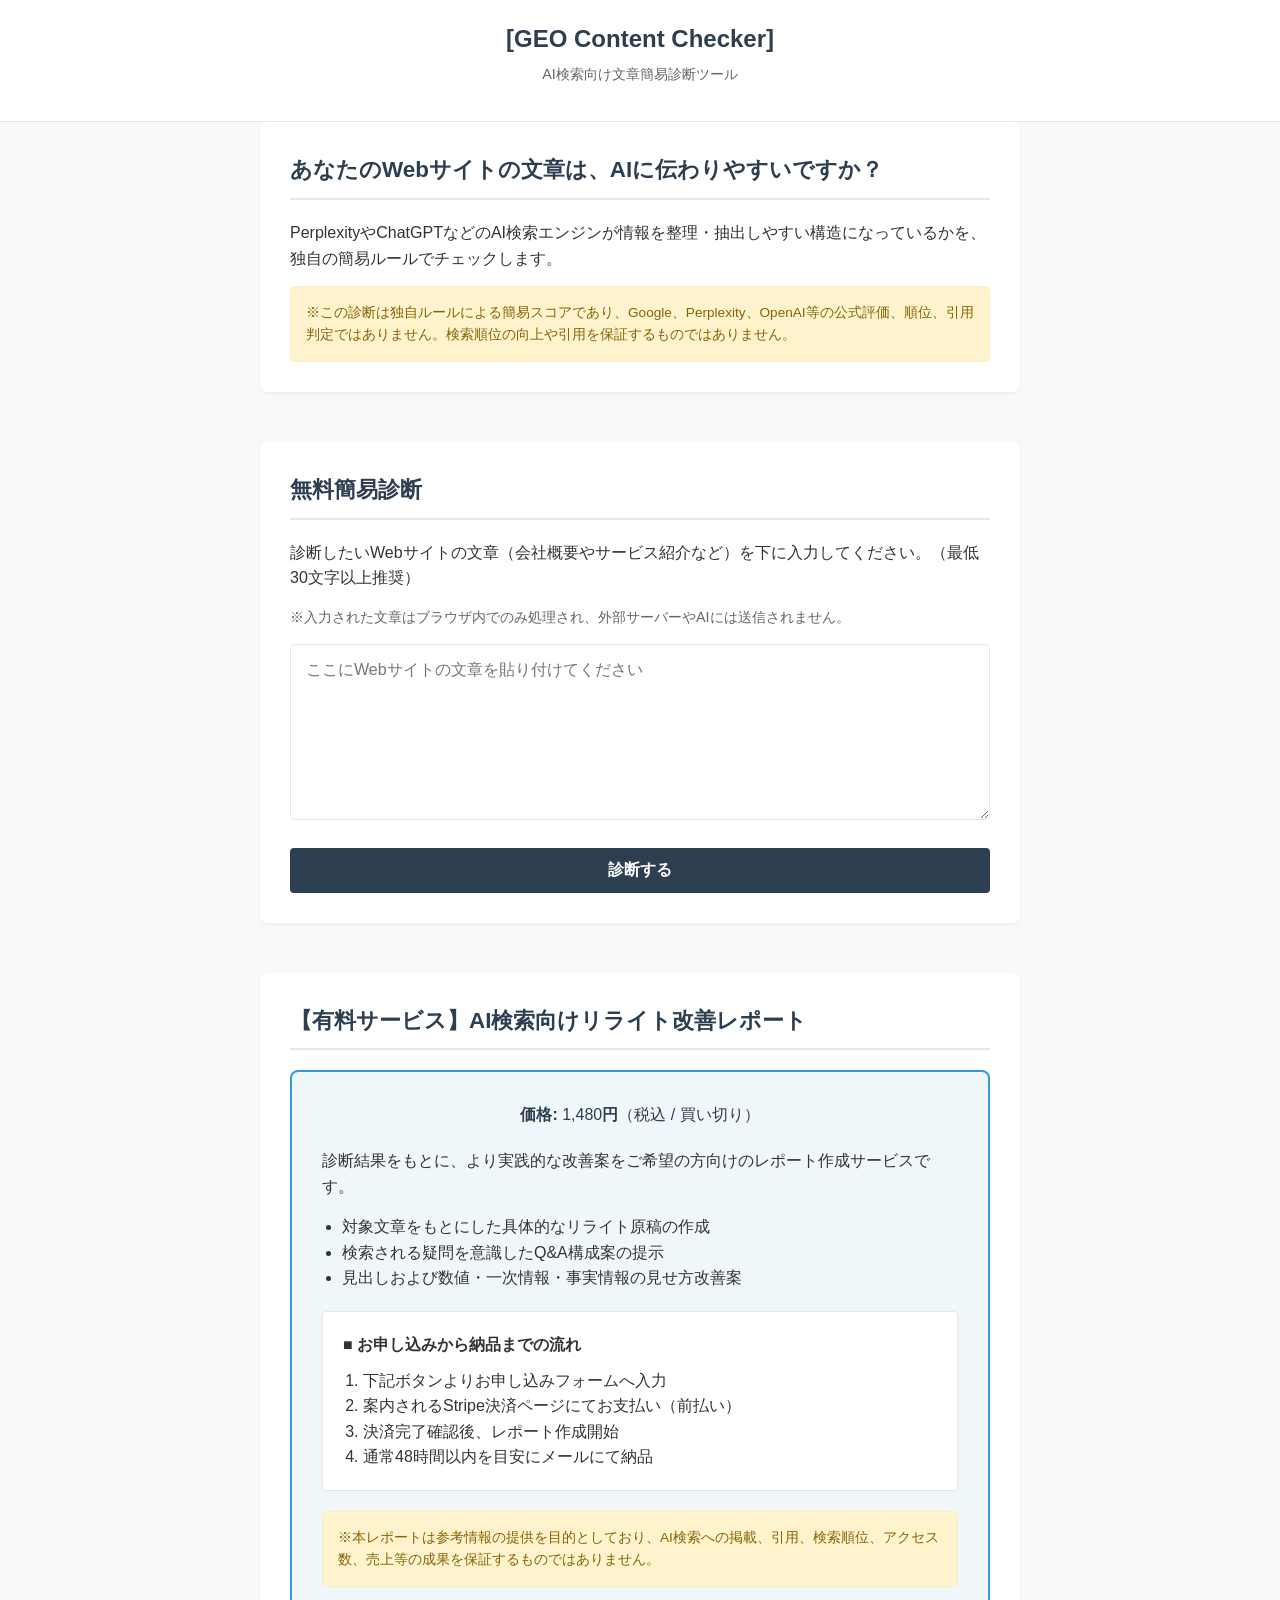
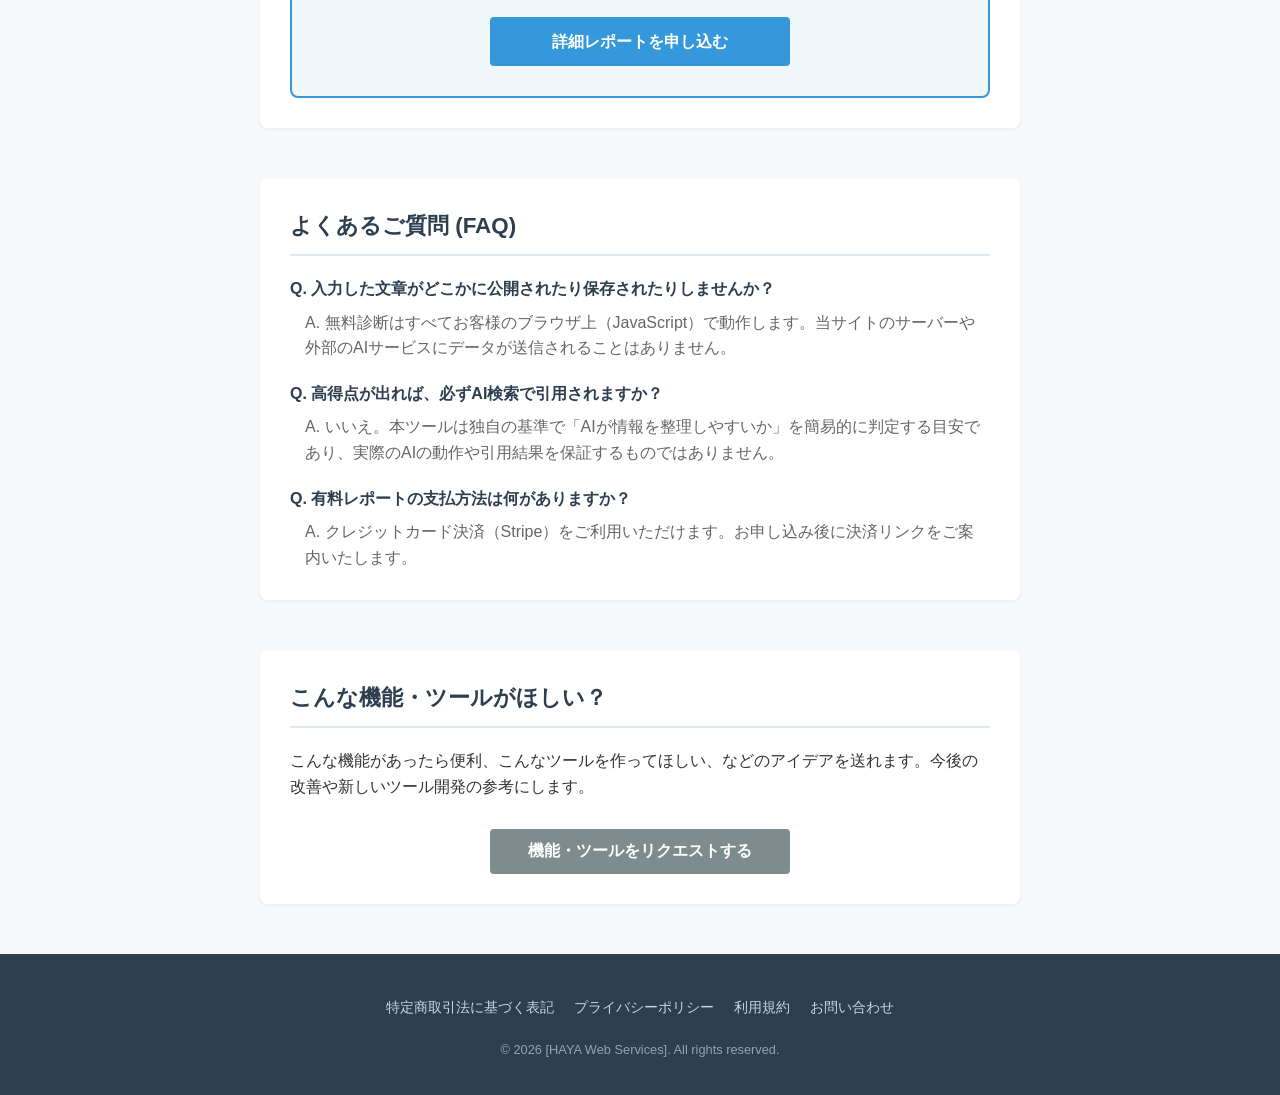
<file: index.html>
<!DOCTYPE html>
<html lang="ja">
<head>
    <meta charset="UTF-8">
    <meta name="viewport" content="width=device-width, initial-scale=1.0">
    <title>GEO Content Checker | AI検索向け文章簡易診断ツール</title>
    <meta name="description" content="Webサイトの文章がPerplexityやChatGPTなどのAI検索で整理されやすい形か、独自ルールで簡易診断する無料ツールです。">
    <link rel="canonical" href="https://haya-studio.github.io/geo-checker-/">
    <meta name="robots" content="index, follow">
    <meta property="og:title" content="GEO Content Checker | AI検索向け文章簡易診断ツール">
    <meta property="og:description" content="Webサイトの文章がPerplexityやChatGPTなどのAI検索で整理されやすい形か、独自ルールで簡易診断する無料ツールです。">
    <meta property="og:url" content="https://haya-studio.github.io/geo-checker-/">
    <meta property="og:type" content="website">
    <link rel="stylesheet" href="assets/common/common.css">
    <link rel="stylesheet" href="assets/tool/tool.css">
</head>
<body>
    <header class="header">
        <div class="container">
            <a href="index.html" class="header-logo" data-config="SITE_NAME"></a>
            <p class="header-subtitle">AI検索向け文章簡易診断ツール</p>
        </div>
    </header>

    <main class="container">
        <section class="hero">
            <h2>あなたのWebサイトの文章は、AIに伝わりやすいですか？</h2>
            <p>PerplexityやChatGPTなどのAI検索エンジンが情報を整理・抽出しやすい構造になっているかを、独自の簡易ルールでチェックします。</p>
            <div class="disclaimer">
                ※この診断は独自ルールによる簡易スコアであり、Google、Perplexity、OpenAI等の公式評価、順位、引用判定ではありません。検索順位の向上や引用を保証するものではありません。
            </div>
        </section>

        <section class="tool-section">
            <h2>無料簡易診断</h2>
            <p>診断したいWebサイトの文章（会社概要やサービス紹介など）を下に入力してください。（最低30文字以上推奨）</p>
            <p class="note">※入力された文章はブラウザ内でのみ処理され、外部サーバーやAIには送信されません。</p>
            
            <div class="form-group">
                <label for="text-input" class="visually-hidden">診断する文章を入力</label>
                <textarea id="text-input" rows="8" placeholder="ここにWebサイトの文章を貼り付けてください"></textarea>
            </div>
            <button id="check-btn" class="btn btn-primary" type="button">診断する</button>

            <div id="result-area" class="result-area hidden" aria-live="polite">
                <h3>診断結果</h3>
                <div class="score-card">
                    <div class="total-score">総合スコア: <span id="score-total">0</span> / 30点</div>
                    <ul class="score-details">
                        <li>1次情報の具体性: <span id="score-1">0</span> / 10点</li>
                        <li>構造化・Q&A適性: <span id="score-2">0</span> / 10点</li>
                        <li>客観性・事実記述: <span id="score-3">0</span> / 10点</li>
                    </ul>
                </div>
                <div class="feedback">
                    <h4>改善のポイント</h4>
                    <ul id="feedback-list"></ul>
                </div>
                <div class="action-area">
                    <button id="generate-report-btn" class="btn btn-accent" type="button">自動改善レポートを生成</button>
                </div>
                <div id="report-area" class="hidden" aria-live="polite">
                    <div id="report-content"></div>
                    <div class="action-area">
                        <button id="copy-report-btn" class="btn btn-secondary" type="button">レポートをコピー</button>
                    </div>
                </div>
            </div>
        </section>

        <section class="premium-section" id="premium">
            <h2>【有料サービス】AI検索向けリライト改善レポート</h2>
            <div class="premium-card">
                <div class="premium-price">価格: <span data-config="PREMIUM_PRICE"></span>円<span>（税込 / 買い切り）</span></div>
                <p>診断結果をもとに、より実践的な改善案をご希望の方向けのレポート作成サービスです。</p>
                <ul>
                    <li>対象文章をもとにした具体的なリライト原稿の作成</li>
                    <li>検索される疑問を意識したQ&A構成案の提示</li>
                    <li>見出しおよび数値・一次情報・事実情報の見せ方改善案</li>
                </ul>
                <div class="flow-box">
                    <strong>■ お申し込みから納品までの流れ</strong>
                    <ol>
                        <li>下記ボタンよりお申し込みフォームへ入力</li>
                        <li>案内されるStripe決済ページにてお支払い（前払い）</li>
                        <li>決済完了確認後、レポート作成開始</li>
                        <li>通常48時間以内を目安にメールにて納品</li>
                    </ol>
                </div>
                <div class="disclaimer">
                    ※本レポートは参考情報の提供を目的としており、AI検索への掲載、引用、検索順位、アクセス数、売上等の成果を保証するものではありません。
                </div>
                <div class="action-area">
                    <a href="#" id="common-premium-btn" target="_blank" rel="noopener noreferrer" class="btn btn-accent">詳細レポートを申し込む</a>
                </div>
            </div>
        </section>

        <section class="faq-section">
            <h2>よくあるご質問 (FAQ)</h2>
            <dl class="faq-list">
                <dt>Q. 入力した文章がどこかに公開されたり保存されたりしませんか？</dt>
                <dd>A. 無料診断はすべてお客様のブラウザ上（JavaScript）で動作します。当サイトのサーバーや外部のAIサービスにデータが送信されることはありません。</dd>
                
                <dt>Q. 高得点が出れば、必ずAI検索で引用されますか？</dt>
                <dd>A. いいえ。本ツールは独自の基準で「AIが情報を整理しやすいか」を簡易的に判定する目安であり、実際のAIの動作や引用結果を保証するものではありません。</dd>

                <dt>Q. 有料レポートの支払方法は何がありますか？</dt>
                <dd>A. クレジットカード決済（Stripe）をご利用いただけます。お申し込み後に決済リンクをご案内いたします。</dd>
            </dl>
        </section>

        <section class="request-section">
            <h2>こんな機能・ツールがほしい？</h2>
            <p>こんな機能があったら便利、こんなツールを作ってほしい、などのアイデアを送れます。今後の改善や新しいツール開発の参考にします。</p>
            <div class="action-area">
                <button id="common-request-btn" class="btn btn-secondary" type="button">機能・ツールをリクエストする</button>
            </div>
        </section>
    </main>

    <footer class="footer">
        <div class="container">
            <ul class="footer-links">
                <li><a href="commerce-disclosure.html">特定商取引法に基づく表記</a></li>
                <li><a href="privacy.html">プライバシーポリシー</a></li>
                <li><a href="terms.html">利用規約</a></li>
                <li><a href="contact.html">お問い合わせ</a></li>
            </ul>
            <p class="copyright">&copy; <span data-config="COPYRIGHT_YEAR"></span> <span data-config="BRAND_NAME"></span>. All rights reserved.</p>
        </div>
    </footer>

    <script src="config.js"></script>
    <script src="assets/common/common.js"></script>
    <script src="assets/tool/tool.js"></script>
</body>
</html>
</file>
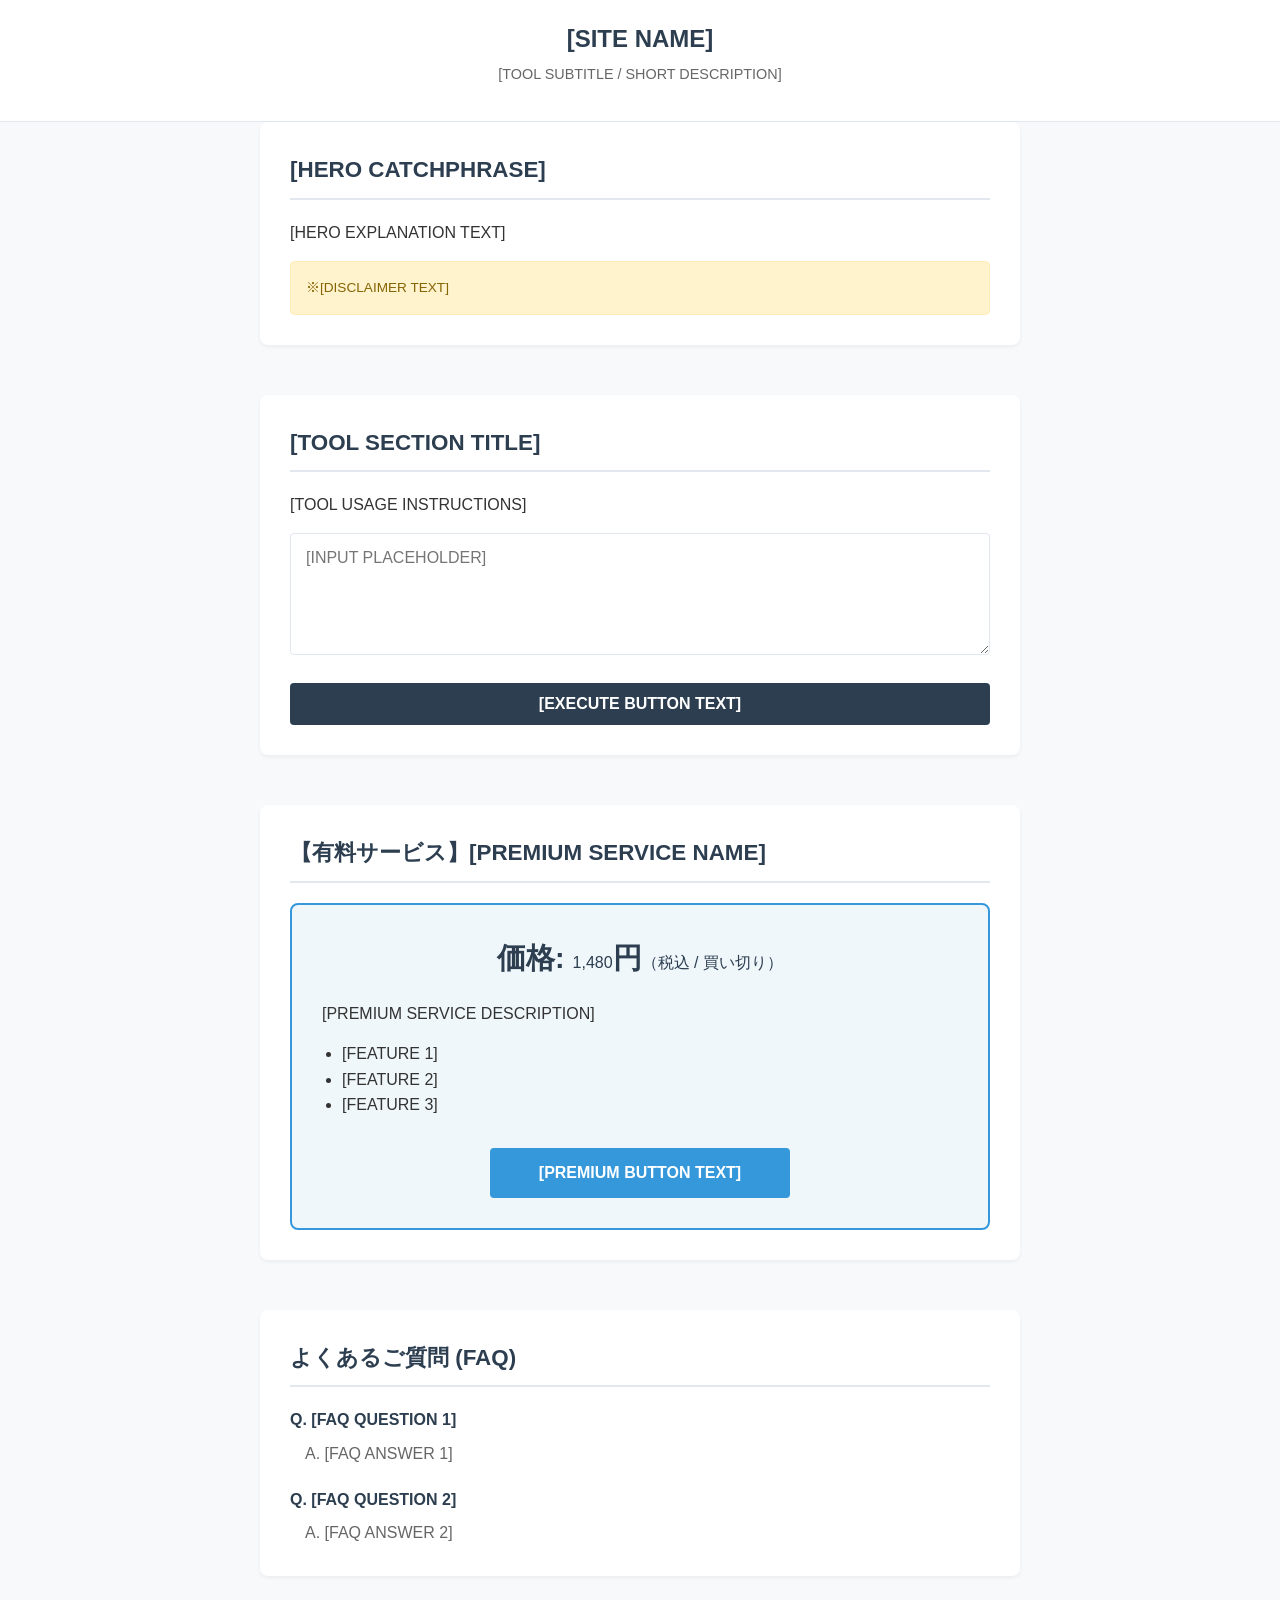
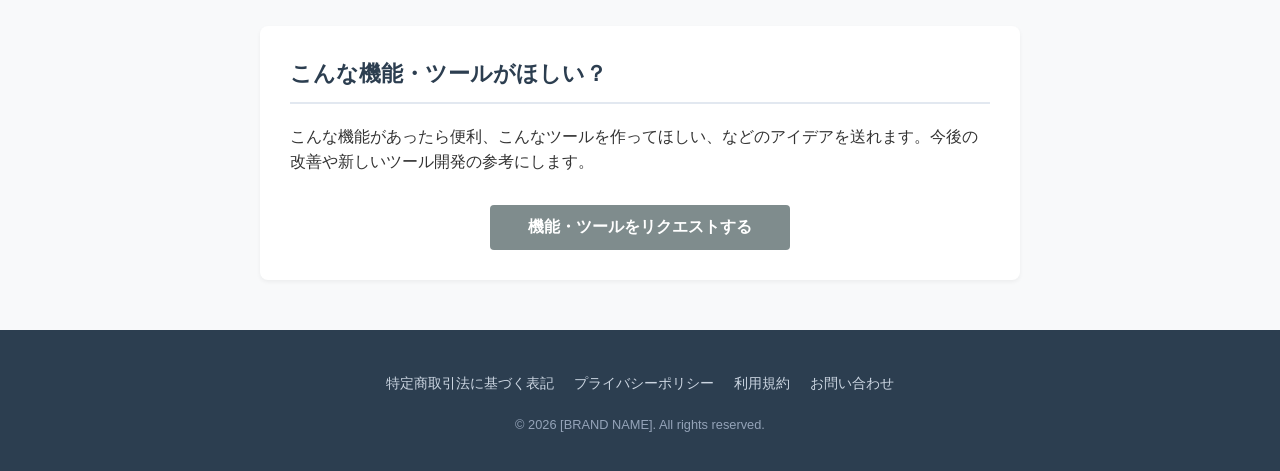
<file: haya-tool-template-v1/index.html>
<!DOCTYPE html>
<html lang="ja">
<head>
    <meta charset="UTF-8">
    <meta name="viewport" content="width=device-width, initial-scale=1.0">
    
    <!-- [SEO: CHANGE REQUIRED] -->
    <title>[SEO TITLE]</title>
    <meta name="description" content="[SEO DESCRIPTION]">
    <link rel="canonical" href="https://example.com/">
    
    <!-- [OGP: CHANGE REQUIRED] -->
    <meta property="og:title" content="[SEO TITLE]">
    <meta property="og:description" content="[SEO DESCRIPTION]">
    <meta property="og:url" content="https://example.com/">
    <meta property="og:type" content="website">
    
    <!-- CSS読み込み -->
    <link rel="stylesheet" href="assets/common/common.css">
    <link rel="stylesheet" href="assets/tool/tool.css">
</head>
<body>
    <header class="header">
        <div class="container">
            <a href="index.html" class="header-logo" data-config="SITE_NAME"></a>
            <p class="header-subtitle">[TOOL SUBTITLE / SHORT DESCRIPTION]</p>
        </div>
    </header>

    <main class="container">
        <!-- 広告プレースホルダー (不要なら削除) -->
        <!-- <div class="ad-space">広告スペース</div> -->

        <section class="hero">
            <!-- [HERO CONTENT: CHANGE REQUIRED] -->
            <h2>[HERO CATCHPHRASE]</h2>
            <p>[HERO EXPLANATION TEXT]</p>
            <div class="disclaimer">
                ※[DISCLAIMER TEXT]
            </div>
        </section>

        <section class="tool-section">
            <!-- [TOOL AREA: CHANGE REQUIRED] -->
            <h2>[TOOL SECTION TITLE]</h2>
            <p>[TOOL USAGE INSTRUCTIONS]</p>
            
            <!-- ツール入力UI (ツール固有のIDやクラスを付与してください) -->
            <div class="form-group tool-input-area">
                <label for="tool-input" class="visually-hidden">入力エリア</label>
                <textarea id="tool-input" rows="5" placeholder="[INPUT PLACEHOLDER]"></textarea>
            </div>
            <button id="tool-execute-btn" class="btn btn-primary" type="button">[EXECUTE BUTTON TEXT]</button>

            <!-- ツール結果表示UI (初期状態は hidden とする運用を推奨) -->
            <div id="tool-result-area" class="tool-result-box hidden" aria-live="polite">
                <h3>[RESULT TITLE]</h3>
                <p>[RESULT CONTENT PLACEHOLDER]</p>
            </div>
        </section>

        <section class="premium-section" id="premium">
            <!-- [PREMIUM CONTENT: CHANGE REQUIRED] -->
            <h2>【有料サービス】[PREMIUM SERVICE NAME]</h2>
            <div class="premium-card">
                <div class="premium-price">価格: <span data-config="PREMIUM_PRICE"></span>円<span>（税込 / 買い切り）</span></div>
                <p>[PREMIUM SERVICE DESCRIPTION]</p>
                <ul class="premium-features">
                    <li>[FEATURE 1]</li>
                    <li>[FEATURE 2]</li>
                    <li>[FEATURE 3]</li>
                </ul>
                <div class="action-area">
                    <a href="#" id="common-premium-btn" target="_blank" rel="noopener noreferrer" class="btn btn-accent">[PREMIUM BUTTON TEXT]</a>
                </div>
            </div>
        </section>

        <section class="faq-section">
            <!-- [FAQ CONTENT: CHANGE REQUIRED] -->
            <h2>よくあるご質問 (FAQ)</h2>
            <dl class="faq-list">
                <dt>Q. [FAQ QUESTION 1]</dt>
                <dd>A. [FAQ ANSWER 1]</dd>
                
                <dt>Q. [FAQ QUESTION 2]</dt>
                <dd>A. [FAQ ANSWER 2]</dd>
            </dl>
        </section>

        <section class="request-section">
            <h2>こんな機能・ツールがほしい？</h2>
            <p>こんな機能があったら便利、こんなツールを作ってほしい、などのアイデアを送れます。今後の改善や新しいツール開発の参考にします。</p>
            <div class="action-area">
                <button id="common-request-btn" class="btn btn-secondary" type="button">機能・ツールをリクエストする</button>
            </div>
        </section>
        
        <!-- 広告プレースホルダー -->
        <!-- <div class="ad-space">広告スペース</div> -->
    </main>

    <footer class="footer">
        <div class="container">
            <ul class="footer-links">
                <li><a href="commerce-disclosure.html">特定商取引法に基づく表記</a></li>
                <li><a href="privacy.html">プライバシーポリシー</a></li>
                <li><a href="terms.html">利用規約</a></li>
                <li><a href="contact.html">お問い合わせ</a></li>
            </ul>
            <p class="copyright">&copy; <span data-config="COPYRIGHT_YEAR"></span> <span data-config="BRAND_NAME"></span>. All rights reserved.</p>
        </div>
    </footer>

    <!-- スクリプト読み込み -->
    <script src="config.js"></script>
    <script src="assets/common/common.js"></script>
    <script src="assets/tool/tool.js"></script>
</body>
</html>
</file>
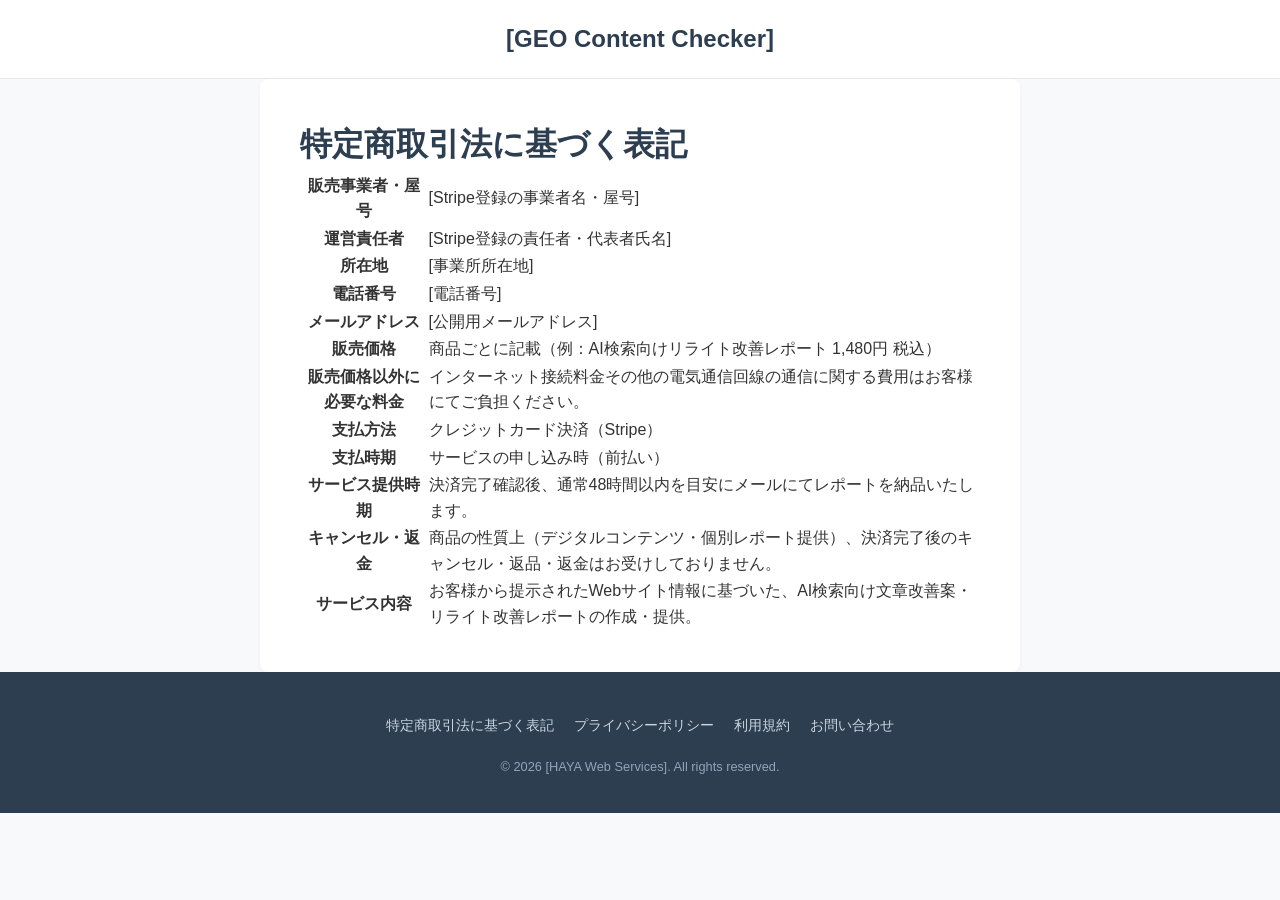
<file: commerce-disclosure.html>
<!DOCTYPE html>
<html lang="ja">
<head>
    <meta charset="UTF-8">
    <meta name="viewport" content="width=device-width, initial-scale=1.0">
    <title>特定商取引法に基づく表記 | GEO Content Checker</title>
    <link rel="canonical" href="https://haya-studio.github.io/geo-checker-/commerce-disclosure.html">
    <meta name="robots" content="noindex, nofollow">
    <link rel="stylesheet" href="assets/common/common.css">
</head>
<body>
    <header class="header">
        <div class="container">
            <a href="index.html" class="header-logo" data-config="SITE_NAME"></a>
        </div>
    </header>

    <main class="container">
        <div class="legal-content">
            <h1>特定商取引法に基づく表記</h1>
            
            <table>
                <tbody>
                    <tr>
                        <th>販売事業者・屋号</th>
                        <td>[Stripe登録の事業者名・屋号]</td>
                    </tr>
                    <tr>
                        <th>運営責任者</th>
                        <td>[Stripe登録の責任者・代表者氏名]</td>
                    </tr>
                    <tr>
                        <th>所在地</th>
                        <td>[事業所所在地]</td>
                    </tr>
                    <tr>
                        <th>電話番号</th>
                        <td>[電話番号]</td>
                    </tr>
                    <tr>
                        <th>メールアドレス</th>
                        <td>[公開用メールアドレス]</td>
                    </tr>
                    <tr>
                        <th>販売価格</th>
                        <td>商品ごとに記載（例：AI検索向けリライト改善レポート 1,480円 税込）</td>
                    </tr>
                    <tr>
                        <th>販売価格以外に必要な料金</th>
                        <td>インターネット接続料金その他の電気通信回線の通信に関する費用はお客様にてご負担ください。</td>
                    </tr>
                    <tr>
                        <th>支払方法</th>
                        <td>クレジットカード決済（Stripe）</td>
                    </tr>
                    <tr>
                        <th>支払時期</th>
                        <td>サービスの申し込み時（前払い）</td>
                    </tr>
                    <tr>
                        <th>サービス提供時期</th>
                        <td>決済完了確認後、通常48時間以内を目安にメールにてレポートを納品いたします。</td>
                    </tr>
                    <tr>
                        <th>キャンセル・返金</th>
                        <td>商品の性質上（デジタルコンテンツ・個別レポート提供）、決済完了後のキャンセル・返品・返金はお受けしておりません。</td>
                    </tr>
                    <tr>
                        <th>サービス内容</th>
                        <td>お客様から提示されたWebサイト情報に基づいた、AI検索向け文章改善案・リライト改善レポートの作成・提供。</td>
                    </tr>
                </tbody>
            </table>
        </div>
    </main>

    <footer class="footer">
        <div class="container">
            <ul class="footer-links">
                <li><a href="commerce-disclosure.html">特定商取引法に基づく表記</a></li>
                <li><a href="privacy.html">プライバシーポリシー</a></li>
                <li><a href="terms.html">利用規約</a></li>
                <li><a href="contact.html">お問い合わせ</a></li>
            </ul>
            <p class="copyright">&copy; <span data-config="COPYRIGHT_YEAR"></span> <span data-config="BRAND_NAME"></span>. All rights reserved.</p>
        </div>
    </footer>
<script src="config.js"></script><script src="assets/common/common.js"></script></body>
</html>
</file>
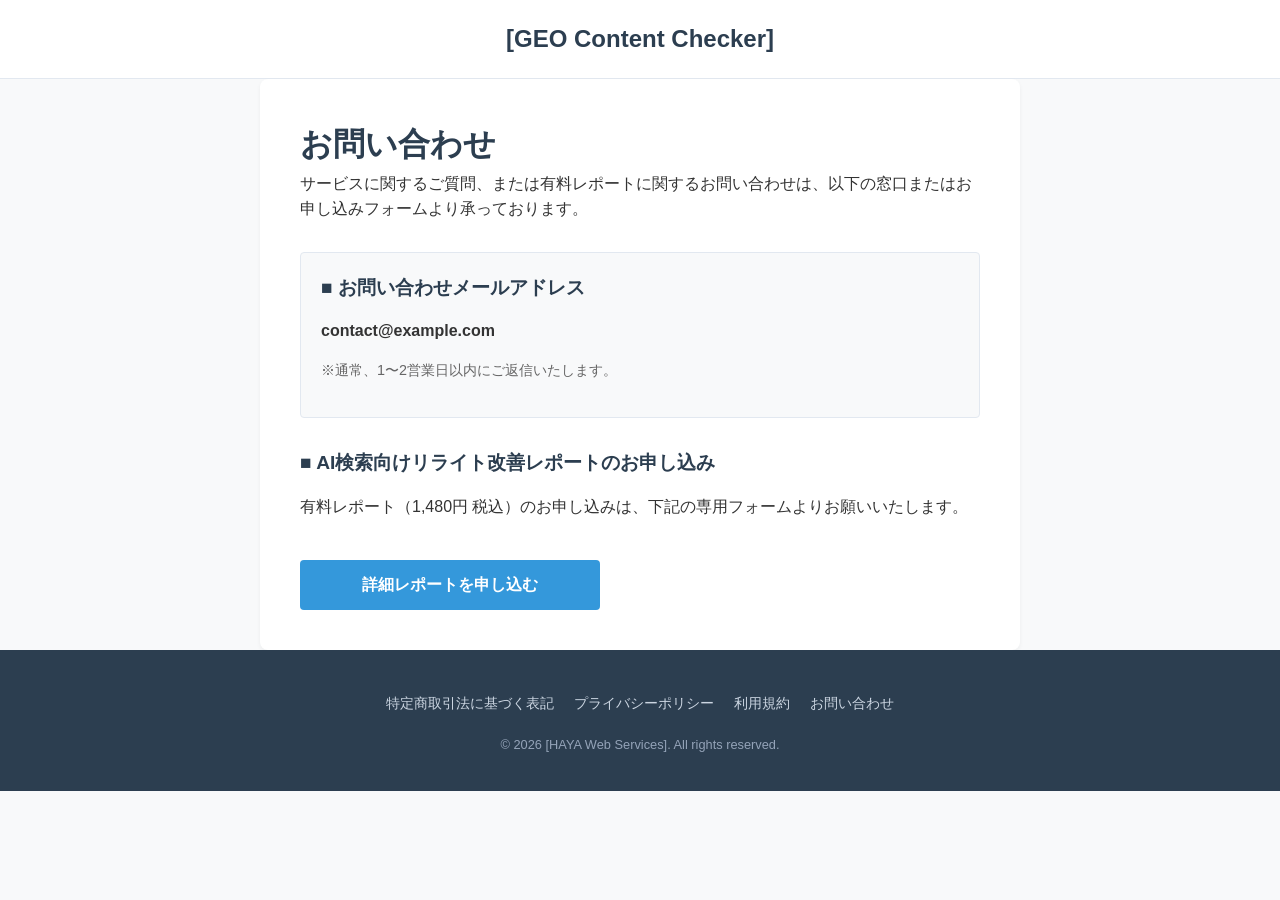
<file: contact.html>
<!DOCTYPE html>
<html lang="ja">
<head>
    <meta charset="UTF-8">
    <meta name="viewport" content="width=device-width, initial-scale=1.0">
    <title>お問い合わせ | GEO Content Checker</title>
    <link rel="canonical" href="https://haya-studio.github.io/geo-checker-/contact.html">
    <meta name="robots" content="noindex, nofollow">
    <link rel="stylesheet" href="assets/common/common.css">
</head>
<body>
    <header class="header">
        <div class="container">
            <a href="index.html" class="header-logo" data-config="SITE_NAME"></a>
        </div>
    </header>

    <main class="container">
        <div class="legal-content">
            <h1>お問い合わせ</h1>
            
            <p>サービスに関するご質問、または有料レポートに関するお問い合わせは、以下の窓口またはお申し込みフォームより承っております。</p>

            <div style="margin-top: 30px; margin-bottom: 30px; padding: 20px; background: #f8f9fa; border: 1px solid var(--border-color); border-radius: 4px;">
                <h3>■ お問い合わせメールアドレス</h3>
                <p><strong><span data-config="CONTACT_EMAIL"></span></strong></p>
                <p class="note">※通常、1〜2営業日以内にご返信いたします。</p>
            </div>

            <div style="margin-top: 30px;">
                <h3>■ AI検索向けリライト改善レポートのお申し込み</h3>
                <p>有料レポート（1,480円 税込）のお申し込みは、下記の専用フォームよりお願いいたします。</p>
                <br>
                <a href="https://forms.gle/d2pcyDzTtxpUFtwy5" target="_blank" rel="noopener noreferrer" class="btn btn-accent" style="max-width: 300px;">詳細レポートを申し込む</a>
            </div>
        </div>
    </main>

    <footer class="footer">
        <div class="container">
            <ul class="footer-links">
                <li><a href="commerce-disclosure.html">特定商取引法に基づく表記</a></li>
                <li><a href="privacy.html">プライバシーポリシー</a></li>
                <li><a href="terms.html">利用規約</a></li>
                <li><a href="contact.html">お問い合わせ</a></li>
            </ul>
            <p class="copyright">&copy; <span data-config="COPYRIGHT_YEAR"></span> <span data-config="BRAND_NAME"></span>. All rights reserved.</p>
        </div>
    </footer>
<script src="config.js"></script><script src="assets/common/common.js"></script></body>
</html>
</file>
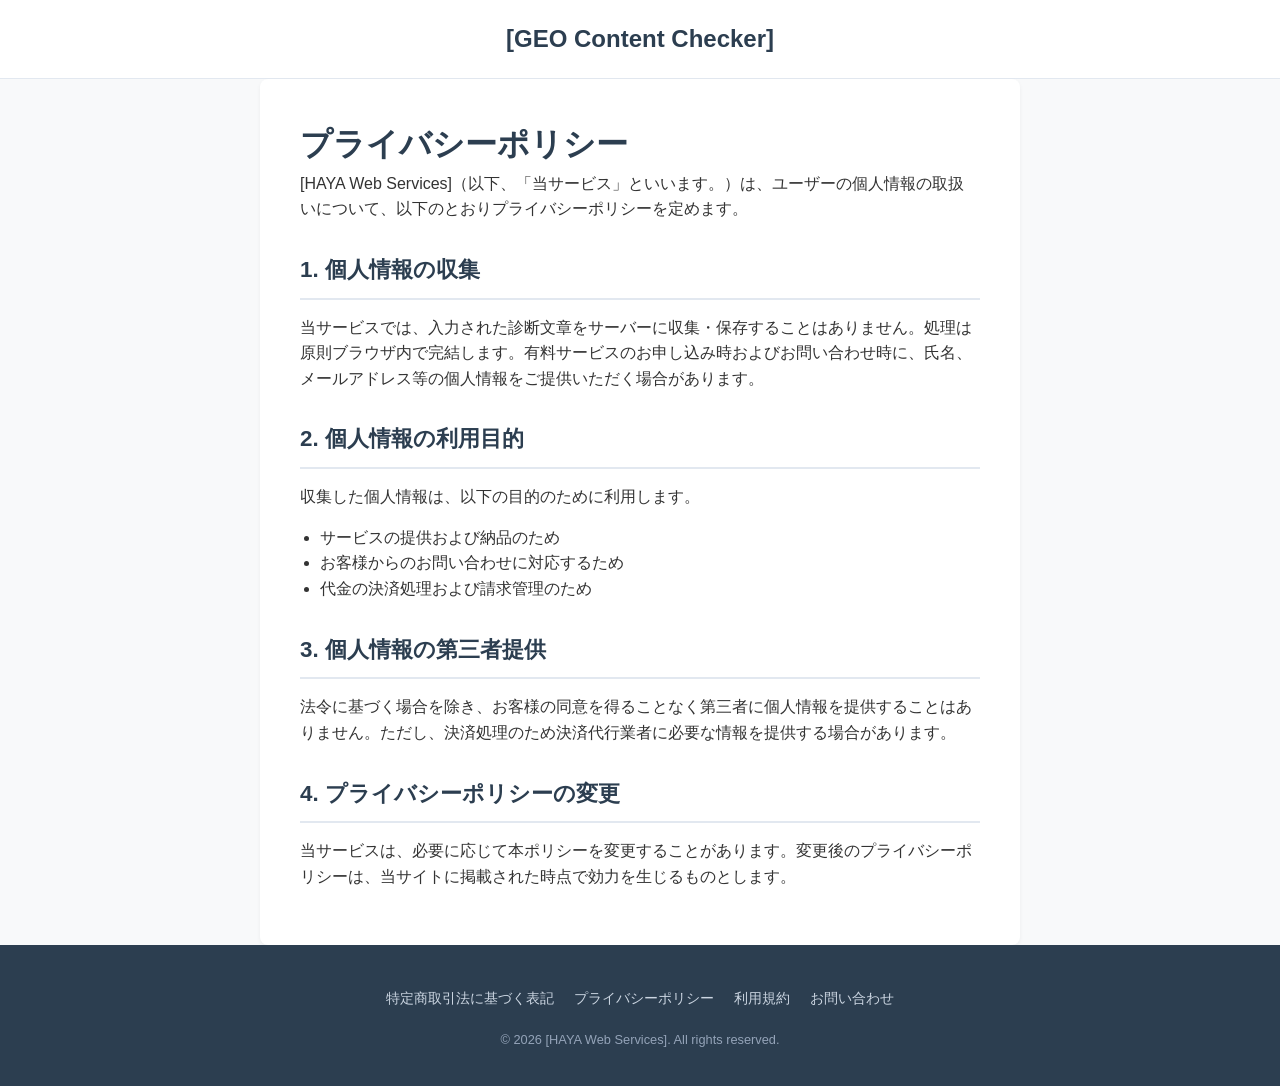
<file: privacy.html>
<!DOCTYPE html>
<html lang="ja">
<head>
    <meta charset="UTF-8">
    <meta name="viewport" content="width=device-width, initial-scale=1.0">
    <title>プライバシーポリシー | GEO Content Checker</title>
    <!-- [SEO: CHANGE REQUIRED] -->
    <link rel="canonical" href="https://haya-studio.github.io/geo-checker-/privacy.html">
    <meta name="robots" content="noindex, nofollow">
    <link rel="stylesheet" href="assets/common/common.css">
</head>
<body>
    <header class="header">
        <div class="container">
            <a href="index.html" class="header-logo" data-config="SITE_NAME"></a>
        </div>
    </header>

    <main class="container">
        <div class="legal-content">
            <h1>プライバシーポリシー</h1>
            <p><span data-config="BRAND_NAME"></span>（以下、「当サービス」といいます。）は、ユーザーの個人情報の取扱いについて、以下のとおりプライバシーポリシーを定めます。</p>

            <!-- [PRIVACY CONTENT: CHANGE REQUIRED] 実際の取得情報に合わせて変更してください -->
            <h2>1. 個人情報の収集</h2>
            <p>当サービスでは、入力された診断文章をサーバーに収集・保存することはありません。処理は原則ブラウザ内で完結します。有料サービスのお申し込み時およびお問い合わせ時に、氏名、メールアドレス等の個人情報をご提供いただく場合があります。</p>

            <h2>2. 個人情報の利用目的</h2>
            <p>収集した個人情報は、以下の目的のために利用します。</p>
            <ul>
                <li>サービスの提供および納品のため</li>
                <li>お客様からのお問い合わせに対応するため</li>
                <li>代金の決済処理および請求管理のため</li>
            </ul>

            <h2>3. 個人情報の第三者提供</h2>
            <p>法令に基づく場合を除き、お客様の同意を得ることなく第三者に個人情報を提供することはありません。ただし、決済処理のため決済代行業者に必要な情報を提供する場合があります。</p>
            
            <h2>4. プライバシーポリシーの変更</h2>
            <p>当サービスは、必要に応じて本ポリシーを変更することがあります。変更後のプライバシーポリシーは、当サイトに掲載された時点で効力を生じるものとします。</p>
        </div>
    </main>

    <footer class="footer">
        <div class="container">
            <ul class="footer-links">
                <li><a href="commerce-disclosure.html">特定商取引法に基づく表記</a></li>
                <li><a href="privacy.html">プライバシーポリシー</a></li>
                <li><a href="terms.html">利用規約</a></li>
                <li><a href="contact.html">お問い合わせ</a></li>
            </ul>
            <p class="copyright">&copy; <span data-config="COPYRIGHT_YEAR"></span> <span data-config="BRAND_NAME"></span>. All rights reserved.</p>
        </div>
    </footer>
    <script src="config.js"></script>
    <script src="assets/common/common.js"></script>
</body>
</html>
</file>
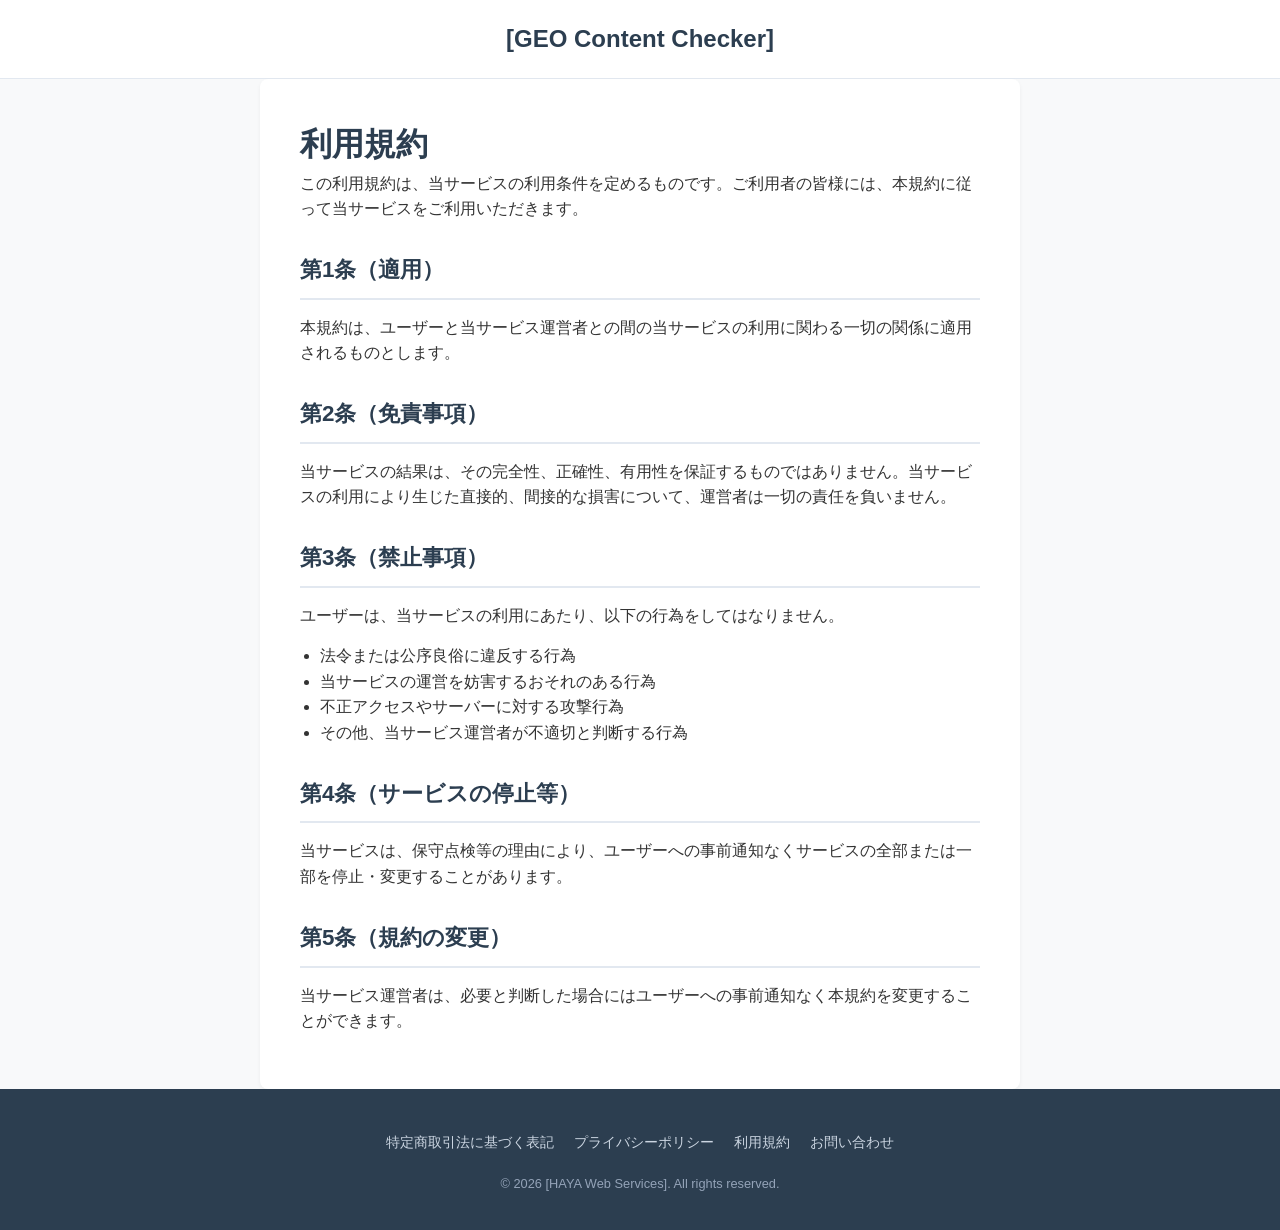
<file: terms.html>
<!DOCTYPE html>
<html lang="ja">
<head>
    <meta charset="UTF-8">
    <meta name="viewport" content="width=device-width, initial-scale=1.0">
    <title>利用規約 | GEO Content Checker</title>
    <!-- [SEO: CHANGE REQUIRED] -->
    <link rel="canonical" href="https://haya-studio.github.io/geo-checker-/terms.html">
    <meta name="robots" content="noindex, nofollow">
    <link rel="stylesheet" href="assets/common/common.css">
</head>
<body>
    <header class="header">
        <div class="container">
            <a href="index.html" class="header-logo" data-config="SITE_NAME"></a>
        </div>
    </header>

    <main class="container">
        <div class="legal-content">
            <h1>利用規約</h1>
            <p>この利用規約は、当サービスの利用条件を定めるものです。ご利用者の皆様には、本規約に従って当サービスをご利用いただきます。</p>

            <!-- [TERMS CONTENT: CHANGE REQUIRED if needed] サービス内容に合わせて免責等を調整してください -->
            <h2>第1条（適用）</h2>
            <p>本規約は、ユーザーと当サービス運営者との間の当サービスの利用に関わる一切の関係に適用されるものとします。</p>

            <h2>第2条（免責事項）</h2>
            <p>当サービスの結果は、その完全性、正確性、有用性を保証するものではありません。当サービスの利用により生じた直接的、間接的な損害について、運営者は一切の責任を負いません。</p>

            <h2>第3条（禁止事項）</h2>
            <p>ユーザーは、当サービスの利用にあたり、以下の行為をしてはなりません。</p>
            <ul>
                <li>法令または公序良俗に違反する行為</li>
                <li>当サービスの運営を妨害するおそれのある行為</li>
                <li>不正アクセスやサーバーに対する攻撃行為</li>
                <li>その他、当サービス運営者が不適切と判断する行為</li>
            </ul>

            <h2>第4条（サービスの停止等）</h2>
            <p>当サービスは、保守点検等の理由により、ユーザーへの事前通知なくサービスの全部または一部を停止・変更することがあります。</p>

            <h2>第5条（規約の変更）</h2>
            <p>当サービス運営者は、必要と判断した場合にはユーザーへの事前通知なく本規約を変更することができます。</p>
        </div>
    </main>

    <footer class="footer">
        <div class="container">
            <ul class="footer-links">
                <li><a href="commerce-disclosure.html">特定商取引法に基づく表記</a></li>
                <li><a href="privacy.html">プライバシーポリシー</a></li>
                <li><a href="terms.html">利用規約</a></li>
                <li><a href="contact.html">お問い合わせ</a></li>
            </ul>
            <p class="copyright">&copy; <span data-config="COPYRIGHT_YEAR"></span> <span data-config="BRAND_NAME"></span>. All rights reserved.</p>
        </div>
    </footer>
    <script src="config.js"></script>
    <script src="assets/common/common.js"></script>
</body>
</html>
</file>
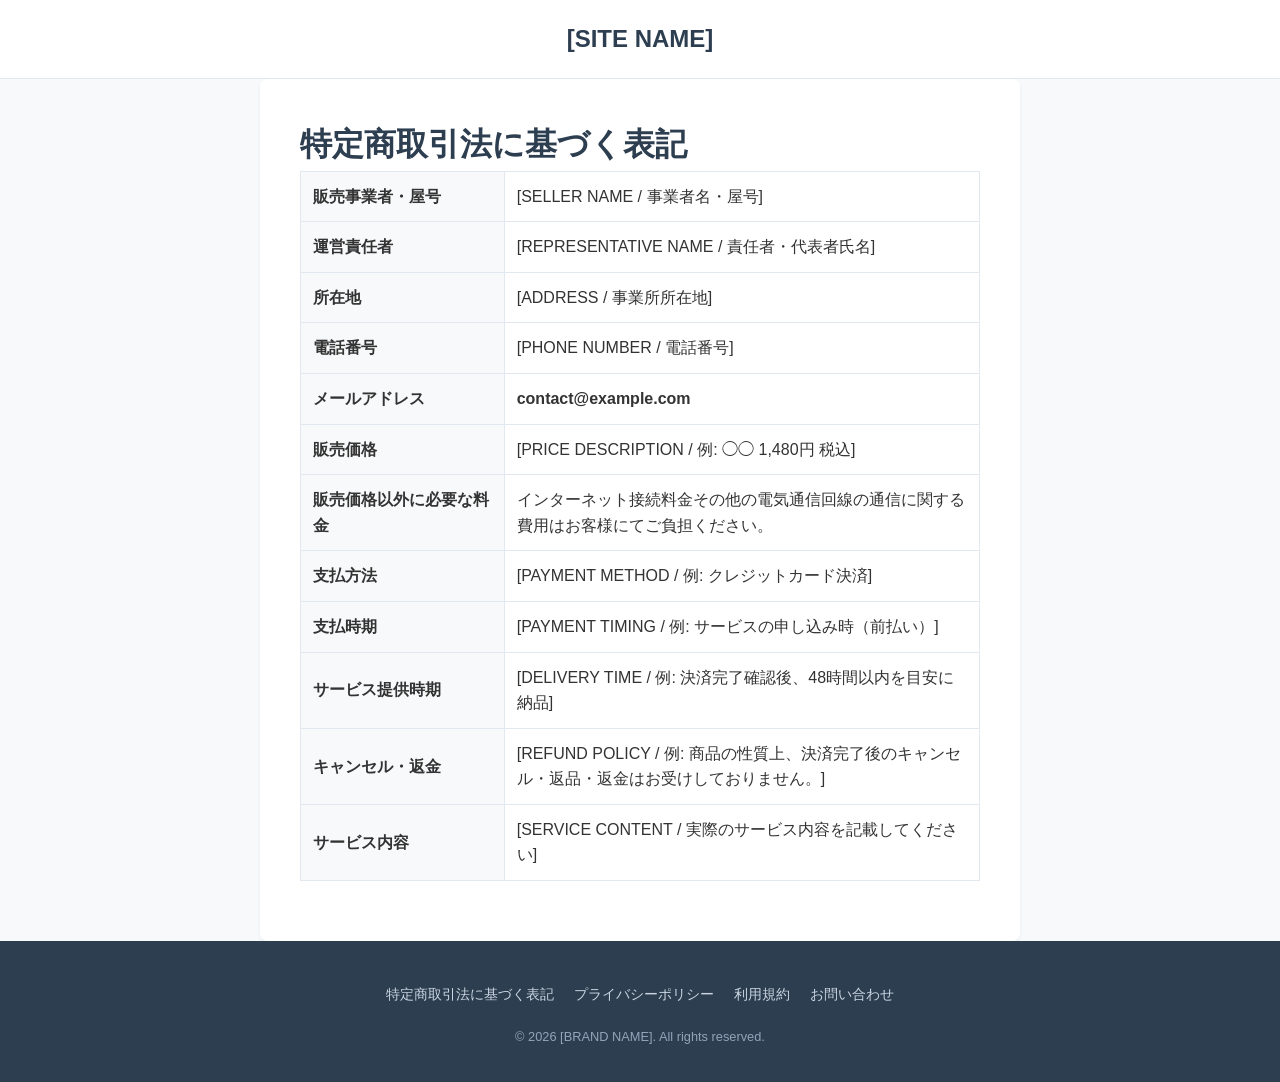
<file: haya-tool-template-v1/commerce-disclosure.html>
<!DOCTYPE html>
<html lang="ja">
<head>
    <meta charset="UTF-8">
    <meta name="viewport" content="width=device-width, initial-scale=1.0">
    <title>特定商取引法に基づく表記 | [SEO TITLE]</title>
    <!-- [SEO: CHANGE REQUIRED] -->
    <link rel="canonical" href="https://example.com/commerce-disclosure.html">
    <meta name="robots" content="noindex, nofollow">
    <link rel="stylesheet" href="assets/common/common.css">
</head>
<body>
    <header class="header">
        <div class="container">
            <a href="index.html" class="header-logo" data-config="SITE_NAME"></a>
        </div>
    </header>

    <main class="container">
        <div class="legal-content">
            <h1>特定商取引法に基づく表記</h1>
            
            <!-- [COMMERCE CONTENT: CHANGE REQUIRED] 提供サービス・決済方法に合わせて必ず変更してください -->
            <table class="legal-table">
                <tbody>
                    <tr>
                        <th>販売事業者・屋号</th>
                        <td>[SELLER NAME / 事業者名・屋号]</td>
                    </tr>
                    <tr>
                        <th>運営責任者</th>
                        <td>[REPRESENTATIVE NAME / 責任者・代表者氏名]</td>
                    </tr>
                    <tr>
                        <th>所在地</th>
                        <td>[ADDRESS / 事業所所在地]</td>
                    </tr>
                    <tr>
                        <th>電話番号</th>
                        <td>[PHONE NUMBER / 電話番号]</td>
                    </tr>
                    <tr>
                        <th>メールアドレス</th>
                        <td><strong data-config="CONTACT_EMAIL"></strong></td>
                    </tr>
                    <tr>
                        <th>販売価格</th>
                        <td>[PRICE DESCRIPTION / 例: ◯◯ 1,480円 税込]</td>
                    </tr>
                    <tr>
                        <th>販売価格以外に必要な料金</th>
                        <td>インターネット接続料金その他の電気通信回線の通信に関する費用はお客様にてご負担ください。</td>
                    </tr>
                    <tr>
                        <th>支払方法</th>
                        <td>[PAYMENT METHOD / 例: クレジットカード決済]</td>
                    </tr>
                    <tr>
                        <th>支払時期</th>
                        <td>[PAYMENT TIMING / 例: サービスの申し込み時（前払い）]</td>
                    </tr>
                    <tr>
                        <th>サービス提供時期</th>
                        <td>[DELIVERY TIME / 例: 決済完了確認後、48時間以内を目安に納品]</td>
                    </tr>
                    <tr>
                        <th>キャンセル・返金</th>
                        <td>[REFUND POLICY / 例: 商品の性質上、決済完了後のキャンセル・返品・返金はお受けしておりません。]</td>
                    </tr>
                    <tr>
                        <th>サービス内容</th>
                        <td>[SERVICE CONTENT / 実際のサービス内容を記載してください]</td>
                    </tr>
                </tbody>
            </table>
        </div>
    </main>

    <footer class="footer">
        <div class="container">
            <ul class="footer-links">
                <li><a href="commerce-disclosure.html">特定商取引法に基づく表記</a></li>
                <li><a href="privacy.html">プライバシーポリシー</a></li>
                <li><a href="terms.html">利用規約</a></li>
                <li><a href="contact.html">お問い合わせ</a></li>
            </ul>
            <p class="copyright">&copy; <span data-config="COPYRIGHT_YEAR"></span> <span data-config="BRAND_NAME"></span>. All rights reserved.</p>
        </div>
    </footer>
    <script src="config.js"></script>
    <script src="assets/common/common.js"></script>
</body>
</html>
</file>
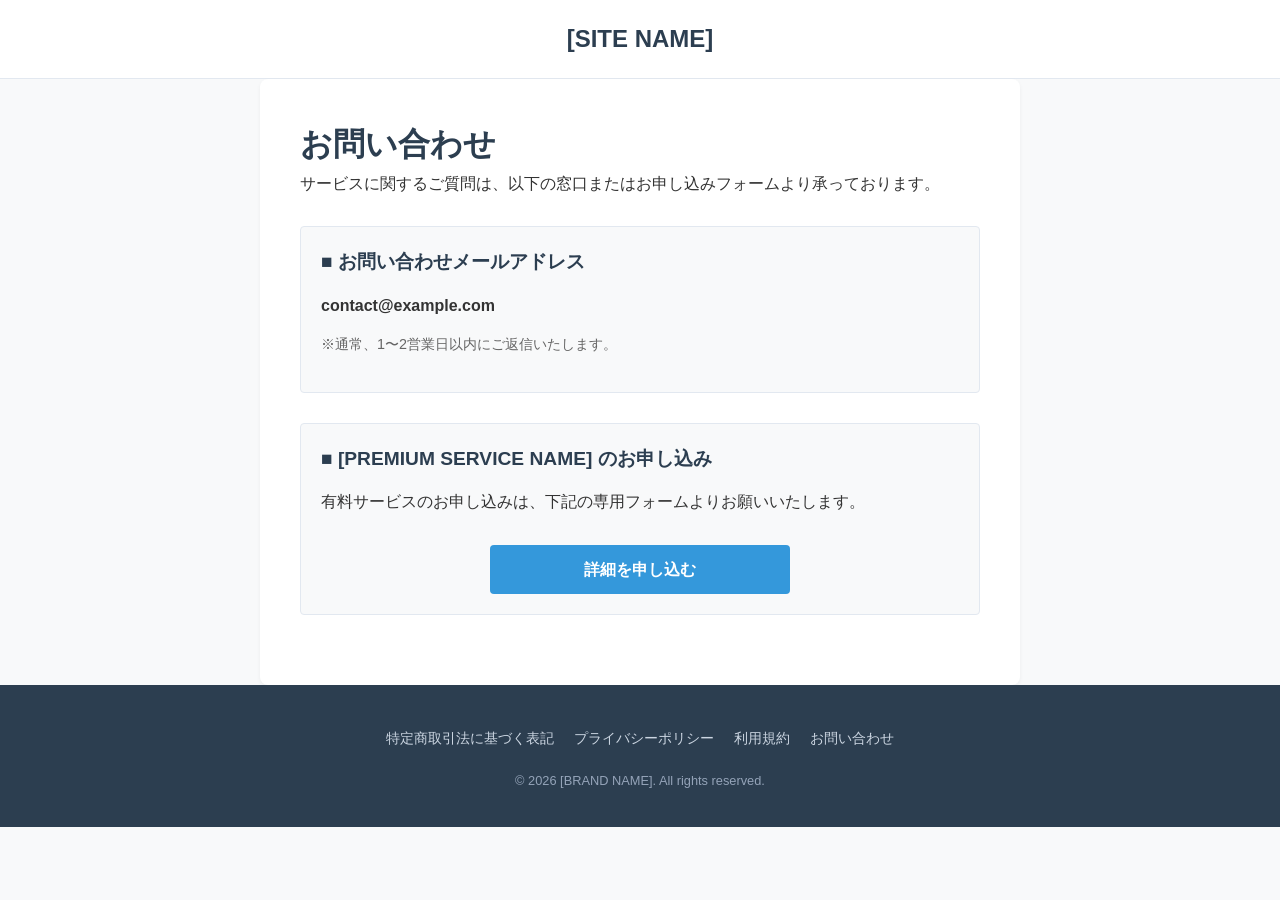
<file: haya-tool-template-v1/contact.html>
<!DOCTYPE html>
<html lang="ja">
<head>
    <meta charset="UTF-8">
    <meta name="viewport" content="width=device-width, initial-scale=1.0">
    <title>お問い合わせ | [SEO TITLE]</title>
    <!-- [SEO: CHANGE REQUIRED] -->
    <link rel="canonical" href="https://example.com/contact.html">
    <meta name="robots" content="noindex, nofollow">
    <link rel="stylesheet" href="assets/common/common.css">
</head>
<body>
    <header class="header">
        <div class="container">
            <a href="index.html" class="header-logo" data-config="SITE_NAME"></a>
        </div>
    </header>

    <main class="container">
        <div class="legal-content">
            <h1>お問い合わせ</h1>
            <!-- [CONTACT CONTENT: CHANGE REQUIRED if needed] -->
            <p>サービスに関するご質問は、以下の窓口またはお申し込みフォームより承っております。</p>

            <div class="info-box">
                <h3>■ お問い合わせメールアドレス</h3>
                <p><strong data-config="CONTACT_EMAIL"></strong></p>
                <p class="note">※通常、1〜2営業日以内にご返信いたします。</p>
            </div>

            <div class="info-box">
                <h3>■ [PREMIUM SERVICE NAME] のお申し込み</h3>
                <p>有料サービスのお申し込みは、下記の専用フォームよりお願いいたします。</p>
                <div class="action-area">
                    <a href="#" id="common-premium-btn" target="_blank" rel="noopener noreferrer" class="btn btn-accent">詳細を申し込む</a>
                </div>
            </div>
        </div>
    </main>

    <footer class="footer">
        <div class="container">
            <ul class="footer-links">
                <li><a href="commerce-disclosure.html">特定商取引法に基づく表記</a></li>
                <li><a href="privacy.html">プライバシーポリシー</a></li>
                <li><a href="terms.html">利用規約</a></li>
                <li><a href="contact.html">お問い合わせ</a></li>
            </ul>
            <p class="copyright">&copy; <span data-config="COPYRIGHT_YEAR"></span> <span data-config="BRAND_NAME"></span>. All rights reserved.</p>
        </div>
    </footer>
    <script src="config.js"></script>
    <script src="assets/common/common.js"></script>
</body>
</html>
</file>
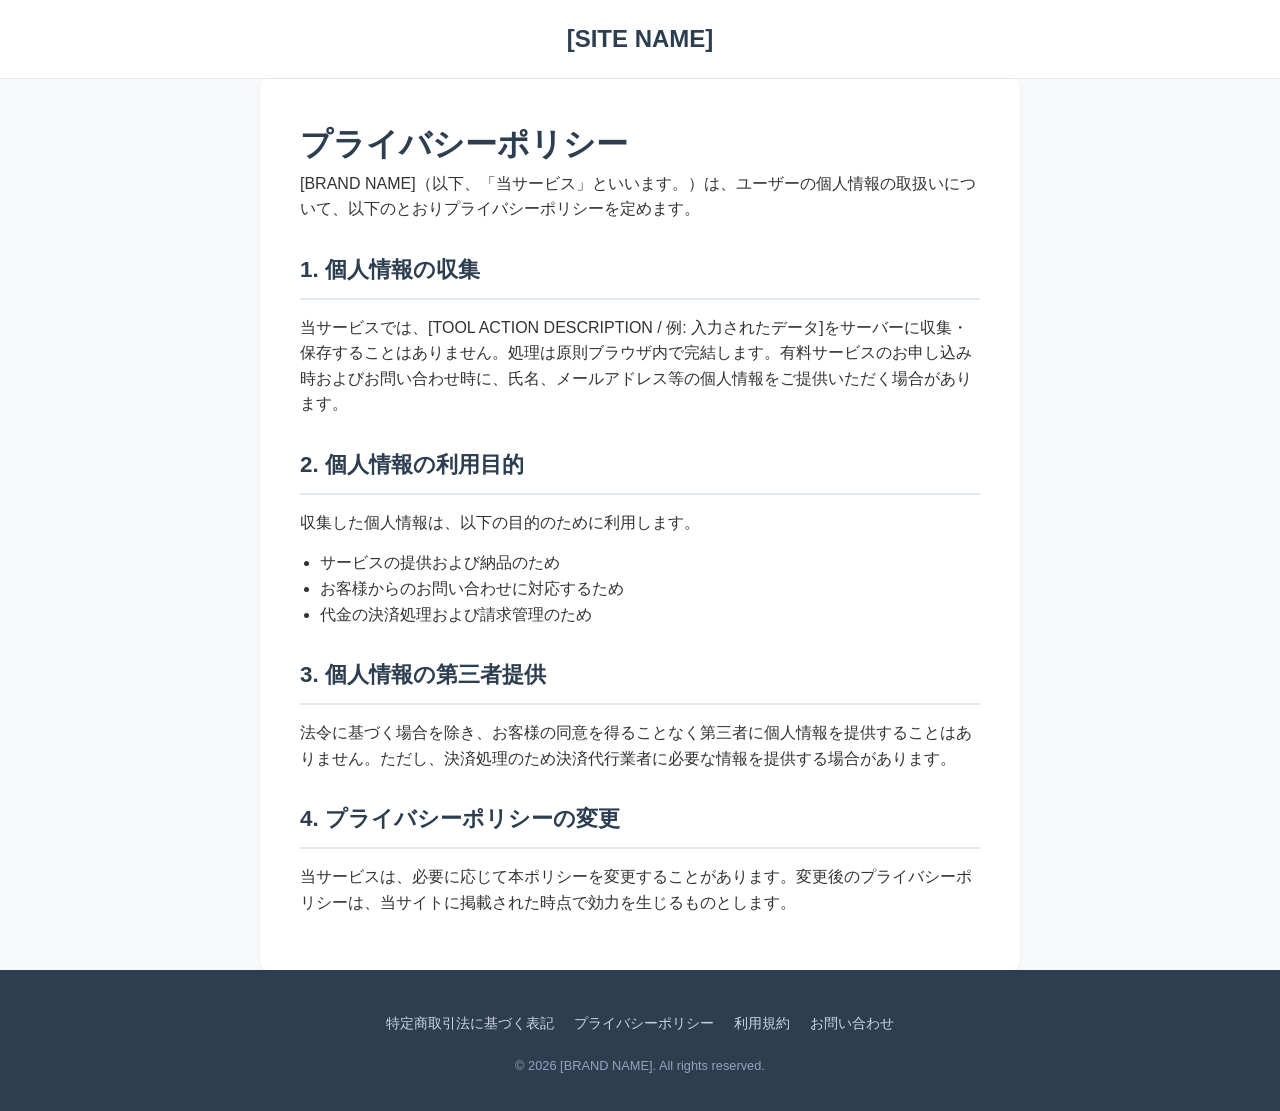
<file: haya-tool-template-v1/privacy.html>
<!DOCTYPE html>
<html lang="ja">
<head>
    <meta charset="UTF-8">
    <meta name="viewport" content="width=device-width, initial-scale=1.0">
    <title>プライバシーポリシー | [SEO TITLE]</title>
    <!-- [SEO: CHANGE REQUIRED] -->
    <link rel="canonical" href="https://example.com/privacy.html">
    <meta name="robots" content="noindex, nofollow">
    <link rel="stylesheet" href="assets/common/common.css">
</head>
<body>
    <header class="header">
        <div class="container">
            <a href="index.html" class="header-logo" data-config="SITE_NAME"></a>
        </div>
    </header>

    <main class="container">
        <div class="legal-content">
            <h1>プライバシーポリシー</h1>
            <p><span data-config="BRAND_NAME"></span>（以下、「当サービス」といいます。）は、ユーザーの個人情報の取扱いについて、以下のとおりプライバシーポリシーを定めます。</p>

            <!-- [PRIVACY CONTENT: CHANGE REQUIRED] 実際の取得情報に合わせて変更してください -->
            <h2>1. 個人情報の収集</h2>
            <p>当サービスでは、[TOOL ACTION DESCRIPTION / 例: 入力されたデータ]をサーバーに収集・保存することはありません。処理は原則ブラウザ内で完結します。有料サービスのお申し込み時およびお問い合わせ時に、氏名、メールアドレス等の個人情報をご提供いただく場合があります。</p>

            <h2>2. 個人情報の利用目的</h2>
            <p>収集した個人情報は、以下の目的のために利用します。</p>
            <ul>
                <li>サービスの提供および納品のため</li>
                <li>お客様からのお問い合わせに対応するため</li>
                <li>代金の決済処理および請求管理のため</li>
            </ul>

            <h2>3. 個人情報の第三者提供</h2>
            <p>法令に基づく場合を除き、お客様の同意を得ることなく第三者に個人情報を提供することはありません。ただし、決済処理のため決済代行業者に必要な情報を提供する場合があります。</p>
            
            <h2>4. プライバシーポリシーの変更</h2>
            <p>当サービスは、必要に応じて本ポリシーを変更することがあります。変更後のプライバシーポリシーは、当サイトに掲載された時点で効力を生じるものとします。</p>
        </div>
    </main>

    <footer class="footer">
        <div class="container">
            <ul class="footer-links">
                <li><a href="commerce-disclosure.html">特定商取引法に基づく表記</a></li>
                <li><a href="privacy.html">プライバシーポリシー</a></li>
                <li><a href="terms.html">利用規約</a></li>
                <li><a href="contact.html">お問い合わせ</a></li>
            </ul>
            <p class="copyright">&copy; <span data-config="COPYRIGHT_YEAR"></span> <span data-config="BRAND_NAME"></span>. All rights reserved.</p>
        </div>
    </footer>
    <script src="config.js"></script>
    <script src="assets/common/common.js"></script>
</body>
</html>
</file>
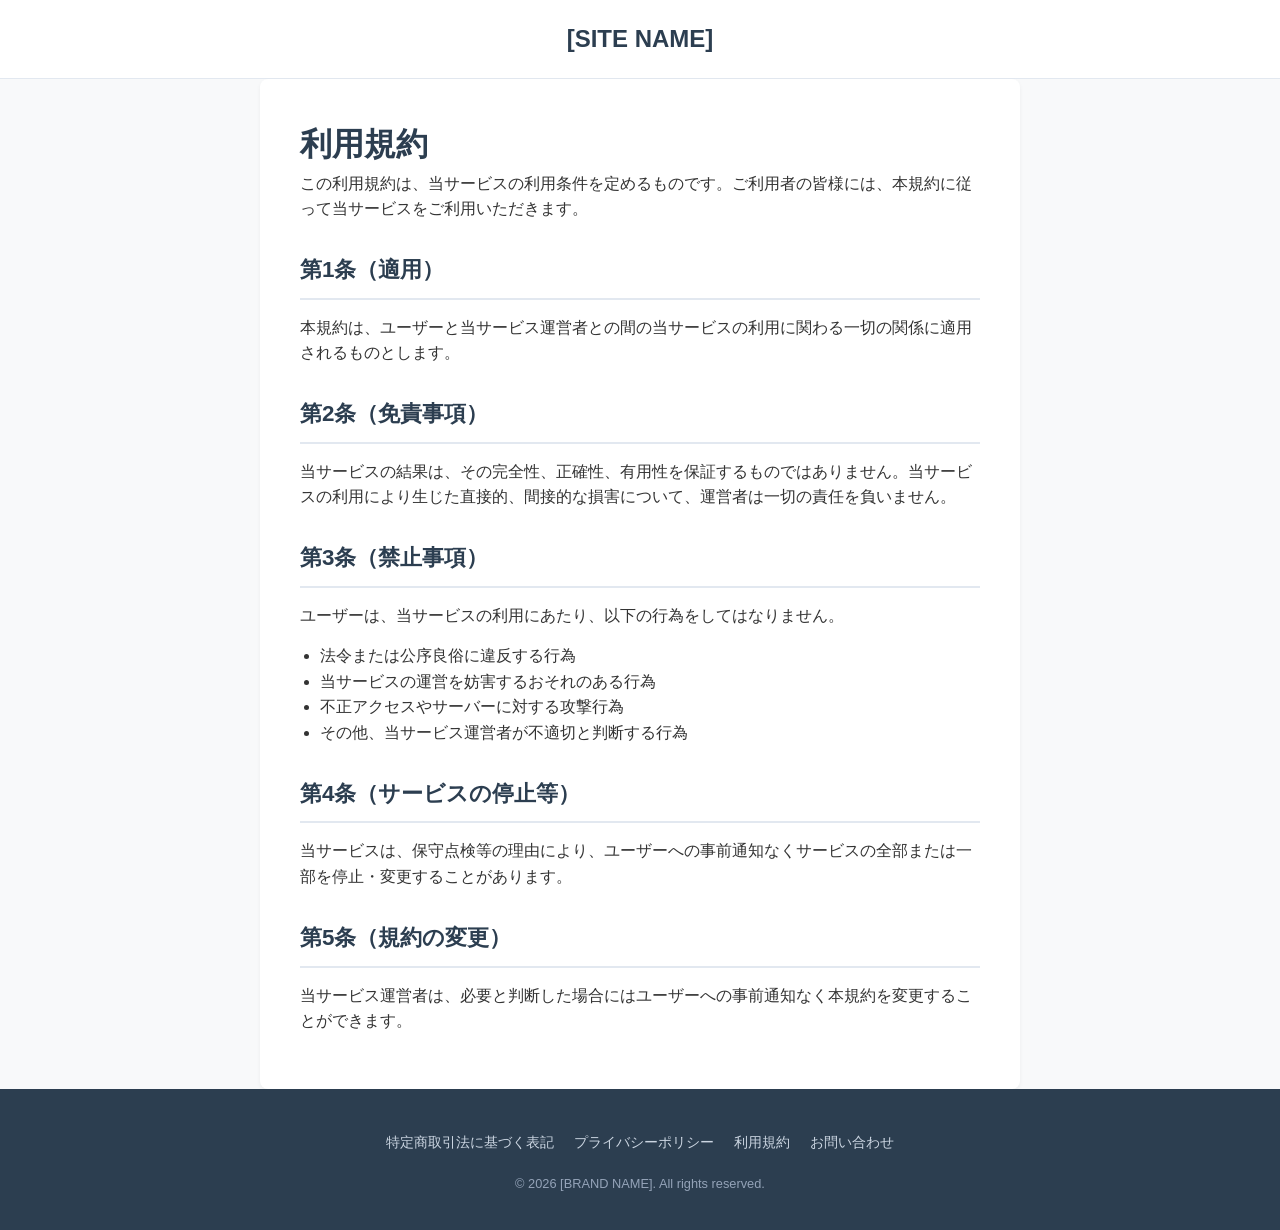
<file: haya-tool-template-v1/terms.html>
<!DOCTYPE html>
<html lang="ja">
<head>
    <meta charset="UTF-8">
    <meta name="viewport" content="width=device-width, initial-scale=1.0">
    <title>利用規約 | [SEO TITLE]</title>
    <!-- [SEO: CHANGE REQUIRED] -->
    <link rel="canonical" href="https://example.com/terms.html">
    <meta name="robots" content="noindex, nofollow">
    <link rel="stylesheet" href="assets/common/common.css">
</head>
<body>
    <header class="header">
        <div class="container">
            <a href="index.html" class="header-logo" data-config="SITE_NAME"></a>
        </div>
    </header>

    <main class="container">
        <div class="legal-content">
            <h1>利用規約</h1>
            <p>この利用規約は、当サービスの利用条件を定めるものです。ご利用者の皆様には、本規約に従って当サービスをご利用いただきます。</p>

            <!-- [TERMS CONTENT: CHANGE REQUIRED if needed] サービス内容に合わせて免責等を調整してください -->
            <h2>第1条（適用）</h2>
            <p>本規約は、ユーザーと当サービス運営者との間の当サービスの利用に関わる一切の関係に適用されるものとします。</p>

            <h2>第2条（免責事項）</h2>
            <p>当サービスの結果は、その完全性、正確性、有用性を保証するものではありません。当サービスの利用により生じた直接的、間接的な損害について、運営者は一切の責任を負いません。</p>

            <h2>第3条（禁止事項）</h2>
            <p>ユーザーは、当サービスの利用にあたり、以下の行為をしてはなりません。</p>
            <ul>
                <li>法令または公序良俗に違反する行為</li>
                <li>当サービスの運営を妨害するおそれのある行為</li>
                <li>不正アクセスやサーバーに対する攻撃行為</li>
                <li>その他、当サービス運営者が不適切と判断する行為</li>
            </ul>

            <h2>第4条（サービスの停止等）</h2>
            <p>当サービスは、保守点検等の理由により、ユーザーへの事前通知なくサービスの全部または一部を停止・変更することがあります。</p>

            <h2>第5条（規約の変更）</h2>
            <p>当サービス運営者は、必要と判断した場合にはユーザーへの事前通知なく本規約を変更することができます。</p>
        </div>
    </main>

    <footer class="footer">
        <div class="container">
            <ul class="footer-links">
                <li><a href="commerce-disclosure.html">特定商取引法に基づく表記</a></li>
                <li><a href="privacy.html">プライバシーポリシー</a></li>
                <li><a href="terms.html">利用規約</a></li>
                <li><a href="contact.html">お問い合わせ</a></li>
            </ul>
            <p class="copyright">&copy; <span data-config="COPYRIGHT_YEAR"></span> <span data-config="BRAND_NAME"></span>. All rights reserved.</p>
        </div>
    </footer>
    <script src="config.js"></script>
    <script src="assets/common/common.js"></script>
</body>
</html>
</file>
<file: assets/common/common.css>
/* ==========================================
   全ツール共通のCSS
   ※ツール固有のデザイン（例: .tool-xxx）は tool.css に記述してください
========================================== */

:root {
    --primary-color: #2c3e50;
    --accent-color: #3498db;
    --accent-hover: #2980b9;
    --bg-color: #f8f9fa;
    --text-color: #333333;
    --text-light: #666666;
    --border-color: #e2e8f0;
    --card-bg: #ffffff;
    --premium-bg: #f0f7fb;
    --highlight-bg: #fff3cd;
    --highlight-text: #856404;
    --highlight-border: #ffeeba;
}

* { box-sizing: border-box; margin: 0; padding: 0; }

body {
    font-family: "Helvetica Neue", Arial, "Hiragino Kaku Gothic ProN", "Hiragino Sans", Meiryo, sans-serif;
    line-height: 1.6;
    color: var(--text-color);
    background-color: var(--bg-color);
}

.visually-hidden {
    position: absolute; width: 1px; height: 1px; padding: 0; margin: -1px;
    overflow: hidden; clip: rect(0, 0, 0, 0); white-space: nowrap; border: 0;
}

.hidden { display: none !important; }

/* --- Layout --- */
.container { width: 100%; max-width: 800px; margin: 0 auto; padding: 0 20px; }
.header { background-color: var(--card-bg); border-bottom: 1px solid var(--border-color); padding: 20px 0; text-align: center; }
.header-logo { font-size: 1.5rem; color: var(--primary-color); font-weight: bold; text-decoration: none; }
.header-subtitle { font-size: 0.9rem; color: var(--text-light); margin-top: 5px; }
main { padding: 40px 0; }
section { margin-bottom: 50px; background: var(--card-bg); padding: 30px; border-radius: 8px; box-shadow: 0 2px 4px rgba(0,0,0,0.05); }

/* --- Typography --- */
h1, h2, h3 { color: var(--primary-color); }
h2 { font-size: 1.4rem; margin-bottom: 20px; border-bottom: 2px solid var(--border-color); padding-bottom: 10px; }
h3 { font-size: 1.2rem; margin-bottom: 15px; }
p { margin-bottom: 15px; }
.note { font-size: 0.9rem; color: var(--text-light); }
.disclaimer { background-color: var(--highlight-bg); color: var(--highlight-text); padding: 15px; border-radius: 4px; font-size: 0.85rem; margin-top: 15px; border: 1px solid var(--highlight-border); }
.info-box { margin: 30px 0; padding: 20px; background: var(--bg-color); border: 1px solid var(--border-color); border-radius: 4px; }

/* --- Form & Buttons --- */
.form-group { margin-bottom: 20px; }
input[type="text"], textarea { width: 100%; padding: 15px; border: 1px solid var(--border-color); border-radius: 4px; font-size: 1rem; resize: vertical; font-family: inherit; }
input[type="text"]:focus, textarea:focus { outline: none; border-color: var(--accent-color); box-shadow: 0 0 0 3px rgba(52, 152, 219, 0.2); }
.btn { display: inline-block; padding: 12px 24px; font-size: 1rem; font-weight: bold; text-align: center; text-decoration: none; border: none; border-radius: 4px; cursor: pointer; transition: background-color 0.2s ease; width: 100%; }
.btn-primary { background-color: var(--primary-color); color: white; }
.btn-primary:hover { background-color: #1a252f; }
.btn-accent { background-color: var(--accent-color); color: white; }
.btn-accent:hover { background-color: var(--accent-hover); }
.btn-secondary { background-color: #7f8c8d; color: white; }
.btn-secondary:hover { background-color: #636e72; }

/* --- Premium Section --- */
.premium-card { border: 2.4px solid var(--accent-color); padding: 30px; border-radius: 8px; background-color: var(--premium-bg); }
.premium-price { font-size: rem; font-weight: bold; color: var(--primary-color); text-align: center; margin-bottom: 20px; }
.premium-price span { font-size: 1rem; font-weight: normal; }
.premium-features { margin-left: 20px; margin-bottom: 20px; }
.action-area { margin-top: 30px; text-align: center; }
.action-area .btn { max-width: 300px; margin: 0 auto; }

/* --- FAQ --- */
.faq-list dt { font-weight: bold; margin-top: 20px; color: var(--primary-color); }
.faq-list dd { margin-top: 8px; padding-left: 15px; color: var(--text-light); }

/* --- Legal Pages --- */
.legal-content { background: var(--card-bg); padding: 40px; border-radius: 8px; box-shadow: 0 2px 4px rgba(0,0,0,0.05); }
.legal-content h2 { margin-top: 30px; margin-bottom: 15px; }
.legal-content ul { margin-left: 20px; margin-bottom: 15px; }
.legal-table { width: 100%; border-collapse: collapse; margin-bottom: 20px; }
.legal-table th, .legal-table td { border: 1px solid var(--border-color); padding: 12px; text-align: left; }
.legal-table th { background-color: var(--bg-color); width: 30%; }

/* --- Footer --- */
.footer { background-color: var(--primary-color); color: white; padding: 40px 0 20px; text-align: center; }
.footer-links { list-style: none; display: flex; flex-wrap: wrap; justify-content: center; gap: 20px; margin-bottom: 20px; }
.footer-links a { color: #cbd5e1; text-decoration: none; font-size: 0.9rem; }
.footer-links a:hover { text-decoration: underline; color: white; }
.copyright { font-size: 0.8rem; color: #94a3b8; }

/* --- Ad Space (Placeholder for CLS prevention) --- */
.ad-space { width: 100%; min-height: 90px; background-color: #f1f1f1; display: flex; align-items: center; justify-content: center; color: #aaa; font-size: 0.9rem; margin: 20px 0; border: 1px dashed #ccc; }

/* --- Responsive --- */
@media (max-width: 600px) {
    section { padding: 20px; }
    .premium-card, .legal-content { padding: 20px; }
    .legal-table th, .legal-table td { display: block; width: 100%; }
    .legal-table th { border-bottom: none; }
    .action-area .btn { max-width: 100%; }
}
</file>
<file: assets/tool/tool.css>
/* GEO Content Checker 固有CSS */
.result-area{margin-top:30px;padding-top:30px;border-top:1px dashed var(--border-color)}
.score-card{background:var(--bg-color);padding:20px;border-radius:4px;margin-bottom:20px}
.total-score{font-size:1.5rem;font-weight:bold;color:var(--primary-color);margin-bottom:15px;text-align:center}
.total-score span{font-size:2rem;color:var(--accent-color)}
.score-details{list-style:none}.score-details li{padding:8px 0;border-bottom:1px solid var(--border-color);display:flex;justify-content:space-between}.score-details li:last-child{border-bottom:none}
.feedback ul{padding-left:20px}.feedback li{margin-bottom:10px}
.price{font-size:1.8rem;font-weight:bold;color:var(--primary-color);text-align:center;margin-bottom:20px}.price span{font-size:1rem;font-weight:normal}
.premium-card ul{margin-left:20px;margin-bottom:20px}.flow-box{background:#fff;padding:20px;border-radius:4px;margin-bottom:20px;border:1px solid var(--border-color)}.flow-box ol{margin-left:20px;margin-top:10px}
.geo-report{margin-top:25px;padding:20px;background:#fff;border:1px solid var(--border-color);border-radius:6px}.geo-report h4{margin-top:18px}.geo-report h4:first-child{margin-top:0}.geo-report ul,.geo-report ol{padding-left:20px}.geo-report li{margin-bottom:8px}
</file>
<file: haya-tool-template-v1/assets/common/common.css>
/* ==========================================
   全ツール共通のCSS
   ※ツール固有のデザイン（例: .tool-xxx）は tool.css に記述してください
========================================== */

:root {
    --primary-color: #2c3e50;
    --accent-color: #3498db;
    --accent-hover: #2980b9;
    --bg-color: #f8f9fa;
    --text-color: #333333;
    --text-light: #666666;
    --border-color: #e2e8f0;
    --card-bg: #ffffff;
    --premium-bg: #f0f7fb;
    --highlight-bg: #fff3cd;
    --highlight-text: #856404;
    --highlight-border: #ffeeba;
}

* { box-sizing: border-box; margin: 0; padding: 0; }

body {
    font-family: "Helvetica Neue", Arial, "Hiragino Kaku Gothic ProN", "Hiragino Sans", Meiryo, sans-serif;
    line-height: 1.6;
    color: var(--text-color);
    background-color: var(--bg-color);
}

.visually-hidden {
    position: absolute; width: 1px; height: 1px; padding: 0; margin: -1px;
    overflow: hidden; clip: rect(0, 0, 0, 0); white-space: nowrap; border: 0;
}

.hidden { display: none !important; }

/* --- Layout --- */
.container { width: 100%; max-width: 800px; margin: 0 auto; padding: 0 20px; }
.header { background-color: var(--card-bg); border-bottom: 1px solid var(--border-color); padding: 20px 0; text-align: center; }
.header-logo { font-size: 1.5rem; color: var(--primary-color); font-weight: bold; text-decoration: none; }
.header-subtitle { font-size: 0.9rem; color: var(--text-light); margin-top: 5px; }
main { padding: 40px 0; }
section { margin-bottom: 50px; background: var(--card-bg); padding: 30px; border-radius: 8px; box-shadow: 0 2px 4px rgba(0,0,0,0.05); }

/* --- Typography --- */
h1, h2, h3 { color: var(--primary-color); }
h2 { font-size: 1.4rem; margin-bottom: 20px; border-bottom: 2px solid var(--border-color); padding-bottom: 10px; }
h3 { font-size: 1.2rem; margin-bottom: 15px; }
p { margin-bottom: 15px; }
.note { font-size: 0.9rem; color: var(--text-light); }
.disclaimer { background-color: var(--highlight-bg); color: var(--highlight-text); padding: 15px; border-radius: 4px; font-size: 0.85rem; margin-top: 15px; border: 1px solid var(--highlight-border); }
.info-box { margin: 30px 0; padding: 20px; background: var(--bg-color); border: 1px solid var(--border-color); border-radius: 4px; }

/* --- Form & Buttons --- */
.form-group { margin-bottom: 20px; }
input[type="text"], textarea { width: 100%; padding: 15px; border: 1px solid var(--border-color); border-radius: 4px; font-size: 1rem; resize: vertical; font-family: inherit; }
input[type="text"]:focus, textarea:focus { outline: none; border-color: var(--accent-color); box-shadow: 0 0 0 3px rgba(52, 152, 219, 0.2); }
.btn { display: inline-block; padding: 12px 24px; font-size: 1rem; font-weight: bold; text-align: center; text-decoration: none; border: none; border-radius: 4px; cursor: pointer; transition: background-color 0.2s ease; width: 100%; }
.btn-primary { background-color: var(--primary-color); color: white; }
.btn-primary:hover { background-color: #1a252f; }
.btn-accent { background-color: var(--accent-color); color: white; }
.btn-accent:hover { background-color: var(--accent-hover); }
.btn-secondary { background-color: #7f8c8d; color: white; }
.btn-secondary:hover { background-color: #636e72; }

/* --- Premium Section --- */
.premium-card { border: 2px solid var(--accent-color); padding: 30px; border-radius: 8px; background-color: var(--premium-bg); }
.premium-price { font-size: 1.8rem; font-weight: bold; color: var(--primary-color); text-align: center; margin-bottom: 20px; }
.premium-price span { font-size: 1rem; font-weight: normal; }
.premium-features { margin-left: 20px; margin-bottom: 20px; }
.action-area { margin-top: 30px; text-align: center; }
.action-area .btn { max-width: 300px; margin: 0 auto; }

/* --- FAQ --- */
.faq-list dt { font-weight: bold; margin-top: 20px; color: var(--primary-color); }
.faq-list dd { margin-top: 8px; padding-left: 15px; color: var(--text-light); }

/* --- Legal Pages --- */
.legal-content { background: var(--card-bg); padding: 40px; border-radius: 8px; box-shadow: 0 2px 4px rgba(0,0,0,0.05); }
.legal-content h2 { margin-top: 30px; margin-bottom: 15px; }
.legal-content ul { margin-left: 20px; margin-bottom: 15px; }
.legal-table { width: 100%; border-collapse: collapse; margin-bottom: 20px; }
.legal-table th, .legal-table td { border: 1px solid var(--border-color); padding: 12px; text-align: left; }
.legal-table th { background-color: var(--bg-color); width: 30%; }

/* --- Footer --- */
.footer { background-color: var(--primary-color); color: white; padding: 40px 0 20px; text-align: center; }
.footer-links { list-style: none; display: flex; flex-wrap: wrap; justify-content: center; gap: 20px; margin-bottom: 20px; }
.footer-links a { color: #cbd5e1; text-decoration: none; font-size: 0.9rem; }
.footer-links a:hover { text-decoration: underline; color: white; }
.copyright { font-size: 0.8rem; color: #94a3b8; }

/* --- Ad Space (Placeholder for CLS prevention) --- */
.ad-space { width: 100%; min-height: 90px; background-color: #f1f1f1; display: flex; align-items: center; justify-content: center; color: #aaa; font-size: 0.9rem; margin: 20px 0; border: 1px dashed #ccc; }

/* --- Responsive --- */
@media (max-width: 600px) {
    section { padding: 20px; }
    .premium-card, .legal-content { padding: 20px; }
    .legal-table th, .legal-table td { display: block; width: 100%; }
    .legal-table th { border-bottom: none; }
    .action-area .btn { max-width: 100%; }
}
</file>
<file: haya-tool-template-v1/assets/tool/tool.css>
/* ==========================================
   ツール固有のCSS
   ※クラス名には衝突を避けるため接頭辞(.tool-xxxなど)を使用してください
========================================== */

/* 例: 入力エリアと結果エリアの余白調整用 
.tool-input-area {
    margin-bottom: 30px;
}
.tool-result-box {
    margin-top: 30px;
    padding-top: 30px;
    border-top: 1px dashed var(--border-color);
}
*/
</file>
